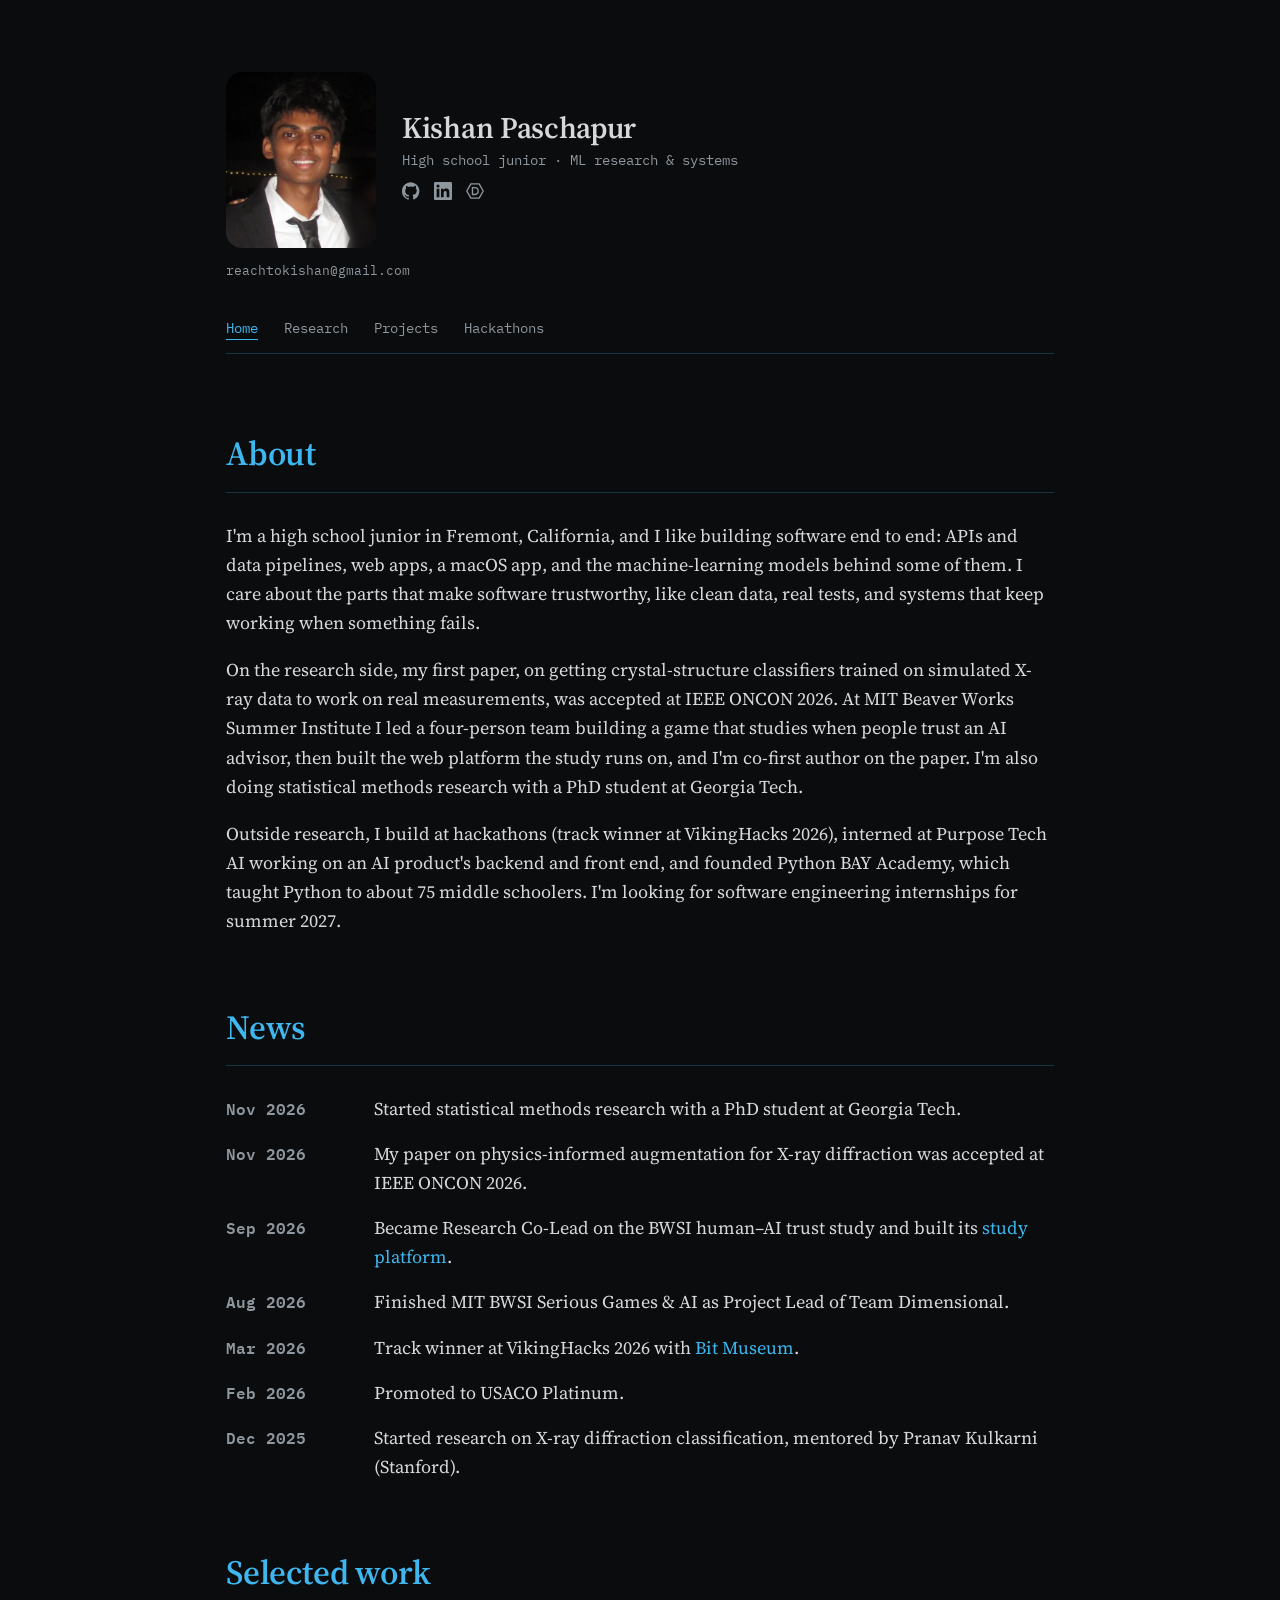
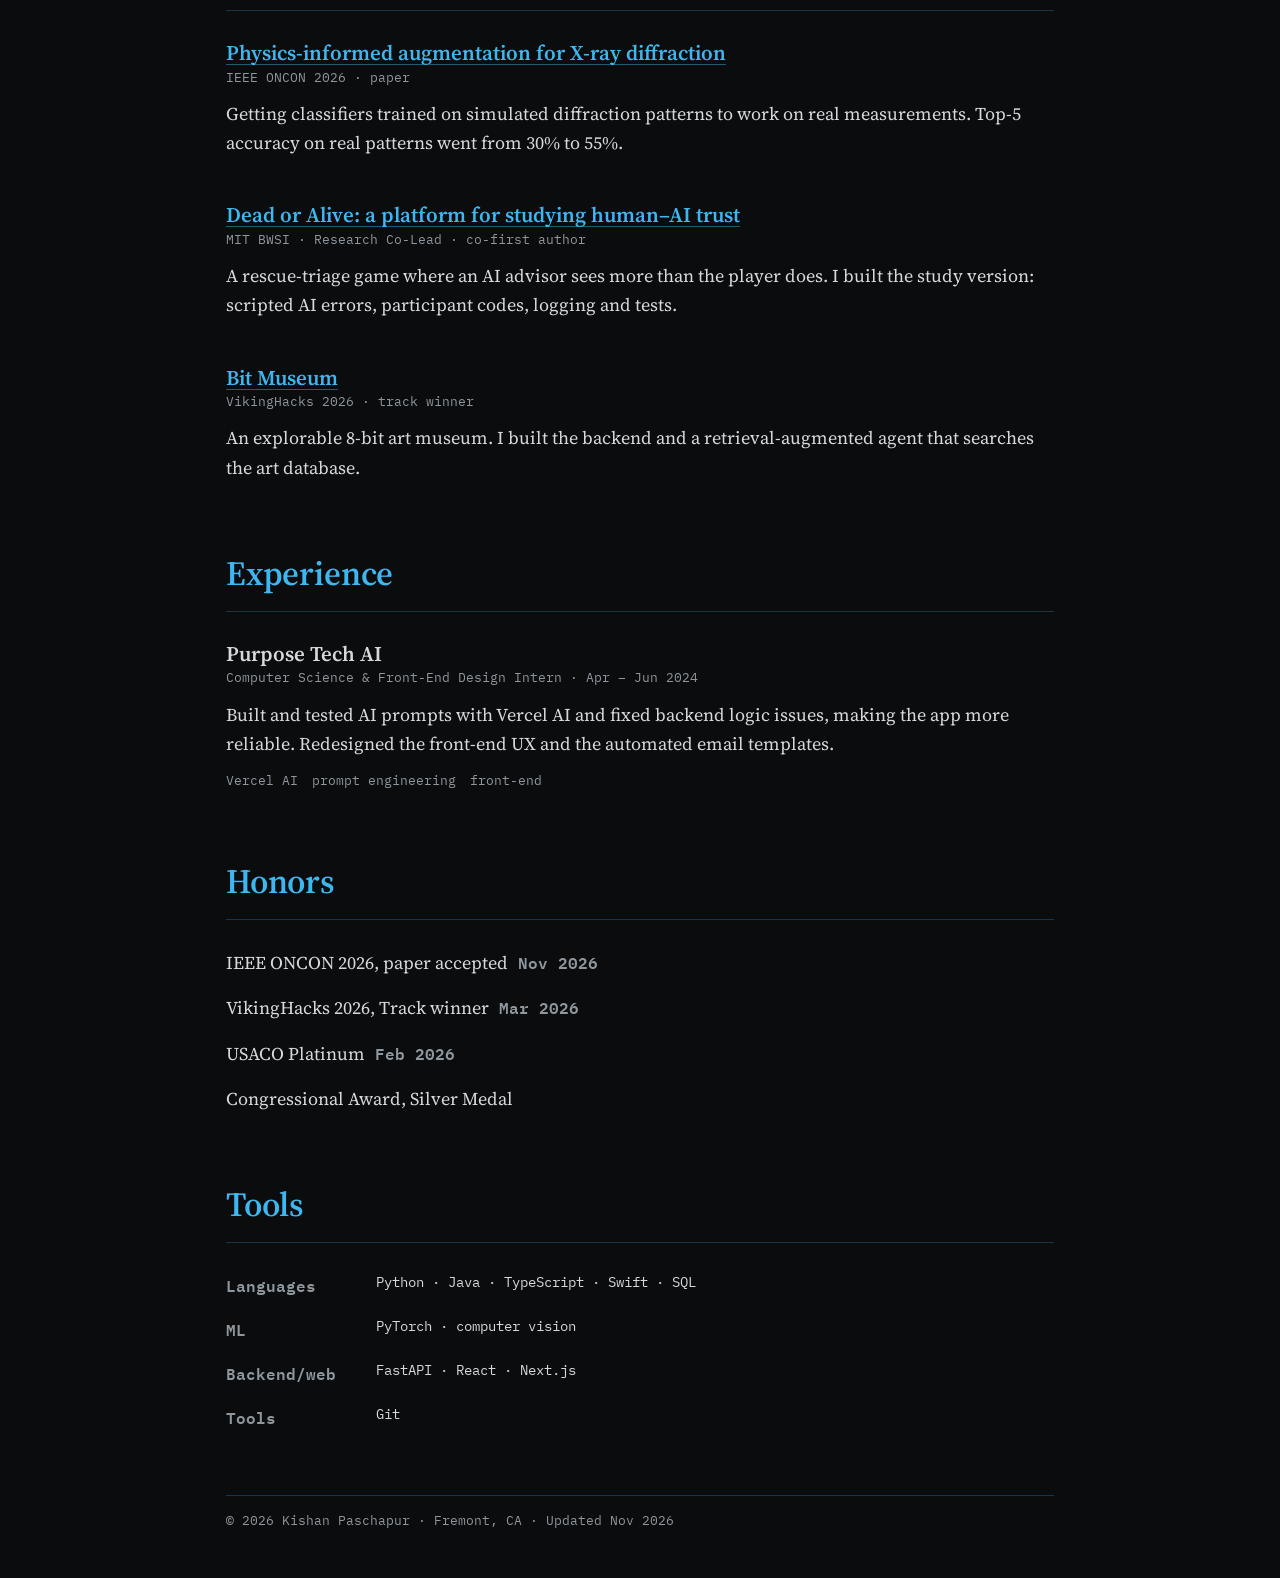
<file: index.html>
<!doctype html>
<html lang="en">
<head>
  <meta charset="utf-8">
  <meta name="viewport" content="width=device-width, initial-scale=1">
  <title>Kishan Paschapur</title>
  <meta name="description" content="High school junior building software and machine-learning systems. IEEE ONCON 2026 author, human–AI trust research at MIT BWSI, hackathon track winner.">
  <meta name="author" content="Kishan Paschapur">
  <link rel="canonical" href="https://kishan-no1.github.io/">
  <meta property="og:type" content="website">
  <meta property="og:title" content="Kishan Paschapur">
  <meta property="og:description" content="High school junior building software and machine-learning systems. IEEE ONCON 2026 author, human–AI trust research at MIT BWSI, hackathon track winner.">
  <meta property="og:url" content="https://kishan-no1.github.io/">
  <meta property="og:image" content="https://kishan-no1.github.io/assets/img/kishan.jpg">
  <meta name="twitter:card" content="summary">
  <link rel="icon" href="/assets/favicon.svg?v=2" type="image/svg+xml">
  <link rel="preconnect" href="https://fonts.googleapis.com">
  <link rel="preconnect" href="https://fonts.gstatic.com" crossorigin>
  <link rel="stylesheet" href="https://fonts.googleapis.com/css2?family=IBM+Plex+Mono:wght@400;500&family=Source+Serif+4:ital,opsz,wght@0,8..60,400;0,8..60,600;1,8..60,400&display=swap">
  <link rel="stylesheet" href="/assets/style.css?v=11">
</head>
<body>
  <div class="wrap">
    <header class="site-header">
      <div class="avatar"><img src="/assets/img/kishan.jpg?v=5" width="420" height="492" alt="Kishan Paschapur"></div>
      <div>
        <p class="site-name"><a href="/">Kishan Paschapur</a></p>
        <p class="tagline">High school junior · ML research &amp; systems</p>
        <ul class="social">
          <li><a href="https://github.com/Kishan-No1" aria-label="GitHub"><svg viewBox="0 0 24 24" aria-hidden="true" fill="currentColor"><path d="M12 .3a12 12 0 0 0-3.8 23.4c.6.1.8-.3.8-.6v-2c-3.3.7-4-1.6-4-1.6-.6-1.4-1.4-1.8-1.4-1.8-1-.7.1-.7.1-.7 1.2.1 1.8 1.2 1.8 1.2 1 1.8 2.8 1.3 3.5 1 .1-.8.4-1.3.8-1.6-2.7-.3-5.5-1.3-5.5-5.9 0-1.3.5-2.4 1.2-3.2-.1-.3-.5-1.5.1-3.2 0 0 1-.3 3.3 1.2a11.5 11.5 0 0 1 6 0C17.3 4.7 18.3 5 18.3 5c.6 1.7.2 2.9.1 3.2.8.8 1.2 1.9 1.2 3.2 0 4.6-2.8 5.6-5.5 5.9.4.4.8 1.1.8 2.2v3.3c0 .3.2.7.8.6A12 12 0 0 0 12 .3"/></svg></a></li>
          <li><a href="https://www.linkedin.com/in/kishan-paschapur-aa259b3a6/" aria-label="LinkedIn"><svg viewBox="0 0 24 24" aria-hidden="true" fill="currentColor"><path d="M20.45 20.45h-3.56v-5.57c0-1.33-.02-3.04-1.85-3.04-1.85 0-2.14 1.45-2.14 2.94v5.67H9.35V9h3.41v1.56h.05c.48-.9 1.64-1.85 3.37-1.85 3.6 0 4.27 2.37 4.27 5.46v6.28zM5.34 7.43a2.06 2.06 0 1 1 0-4.13 2.06 2.06 0 0 1 0 4.13zM7.12 20.45H3.56V9h3.56v11.45zM22.22 0H1.77C.79 0 0 .77 0 1.73v20.54C0 23.23.79 24 1.77 24h20.45c.98 0 1.78-.77 1.78-1.73V1.73C24 .77 23.2 0 22.22 0z"/></svg></a></li>
          <li><a href="https://devpost.com/reachtokishan" aria-label="Devpost"><svg viewBox="0 0 24 24" aria-hidden="true" fill="none" stroke="currentColor" stroke-width="1.8" stroke-linejoin="round"><path d="M6.5 2.5h11L23 12l-5.5 9.5h-11L1 12z"/><path d="M8.6 7.4h3a4.6 4.6 0 0 1 0 9.2h-3z"/></svg></a></li>
        </ul>
      </div>
      <p class="email"><a href="mailto:reachtokishan@gmail.com">reachtokishan@gmail.com</a></p>
    </header>

    <nav class="site-nav" aria-label="Main">
      <a href="/" aria-current="page">Home</a>
      <a href="/research/">Research</a>
      <a href="/projects/">Projects</a>
      <a href="/hackathons/">Hackathons</a>
    </nav>

    <main>
<section aria-labelledby="about">
        <h2 id="about">About</h2>
        <p>I'm a high school junior in Fremont, California, and I like building software end to end: APIs and data pipelines, web apps, a macOS app, and the machine-learning models behind some of them. I care about the parts that make software trustworthy, like clean data, real tests, and systems that keep working when something fails.</p>
        <p>On the research side, my first paper, on getting crystal-structure classifiers trained on simulated X-ray data to work on real measurements, was accepted at IEEE ONCON 2026. At MIT Beaver Works Summer Institute I led a four-person team building a game that studies when people trust an AI advisor, then built the web platform the study runs on, and I'm co-first author on the paper. I'm also doing statistical methods research with a PhD student at Georgia Tech.</p>
        <p>Outside research, I build at hackathons (track winner at VikingHacks 2026), interned at Purpose Tech AI working on an AI product's backend and front end, and founded Python BAY Academy, which taught Python to about 75 middle schoolers. I'm looking for software engineering internships for summer 2027.</p>
      </section>

      <section aria-labelledby="news">
        <h2 id="news">News</h2>
        <ul class="plain news">
          <li><span class="date">Nov 2026</span><span>Started statistical methods research with a PhD student at Georgia Tech.</span></li>
          <li><span class="date">Nov 2026</span><span>My paper on physics-informed augmentation for X-ray diffraction was accepted at IEEE ONCON 2026.</span></li>
          <li><span class="date">Sep 2026</span><span>Became Research Co-Lead on the BWSI human–AI trust study and built its <a href="/writing/dead-or-alive/">study platform</a>.</span></li>
          <li><span class="date">Aug 2026</span><span>Finished MIT BWSI Serious Games &amp; AI as Project Lead of Team Dimensional.</span></li>
          <li><span class="date">Mar 2026</span><span>Track winner at VikingHacks 2026 with <a href="/hackathons/#bit-museum">Bit Museum</a>.</span></li>
          <li><span class="date">Feb 2026</span><span>Promoted to USACO Platinum.</span></li>
          <li><span class="date">Dec 2025</span><span>Started research on X-ray diffraction classification, mentored by Pranav Kulkarni (Stanford).</span></li>
        </ul>
      </section>

      <section aria-labelledby="selected">
        <h2 id="selected">Selected work</h2>
        <div class="entry">
          <h3><a href="/research/#pxrd">Physics-informed augmentation for X-ray diffraction</a></h3>
          <p class="meta">IEEE ONCON 2026 · paper</p>
          <p>Getting classifiers trained on simulated diffraction patterns to work on real measurements. Top-5 accuracy on real patterns went from 30% to 55%.</p>
        </div>
        <div class="entry">
          <h3><a href="/writing/dead-or-alive/">Dead or Alive: a platform for studying human–AI trust</a></h3>
          <p class="meta">MIT BWSI · Research Co-Lead · co-first author</p>
          <p>A rescue-triage game where an AI advisor sees more than the player does. I built the study version: scripted AI errors, participant codes, logging and tests.</p>
        </div>
        <div class="entry">
          <h3><a href="/hackathons/#bit-museum">Bit Museum</a></h3>
          <p class="meta">VikingHacks 2026 · track winner</p>
          <p>An explorable 8-bit art museum. I built the backend and a retrieval-augmented agent that searches the art database.</p>
        </div>
      </section>

      <section aria-labelledby="experience">
        <h2 id="experience">Experience</h2>
        <div class="entry">
          <h3>Purpose Tech AI</h3>
          <p class="meta">Computer Science &amp; Front-End Design Intern · Apr – Jun 2024</p>
          <p>Built and tested AI prompts with Vercel AI and fixed backend logic issues, making the app more reliable. Redesigned the front-end UX and the automated email templates.</p>
          <ul class="tags"><li>Vercel AI</li><li>prompt engineering</li><li>front-end</li></ul>
        </div>
      </section>

      <section aria-labelledby="honors">
        <h2 id="honors">Honors</h2>
        <ul class="plain honors">
          <li>IEEE ONCON 2026, paper accepted <span class="date">Nov 2026</span></li>
          <li>VikingHacks 2026, Track winner <span class="date">Mar 2026</span></li>
          <li>USACO Platinum <span class="date">Feb 2026</span></li>
          <li>Congressional Award, Silver Medal</li>
        </ul>
      </section>

      <section aria-labelledby="tools">
        <h2 id="tools">Tools</h2>
        <ul class="plain tools">
          <li><span class="date">Languages</span><span>Python · Java · TypeScript · Swift · SQL</span></li>
          <li><span class="date">ML</span><span>PyTorch · computer vision</span></li>
          <li><span class="date">Backend/web</span><span>FastAPI · React · Next.js</span></li>
          <li><span class="date">Tools</span><span>Git</span></li>
        </ul>
      </section>
    </main>

    <footer class="site-footer">
      © 2026 Kishan Paschapur · Fremont, CA · Updated Nov 2026
    </footer>
  </div>
</body>
</html>
</file>
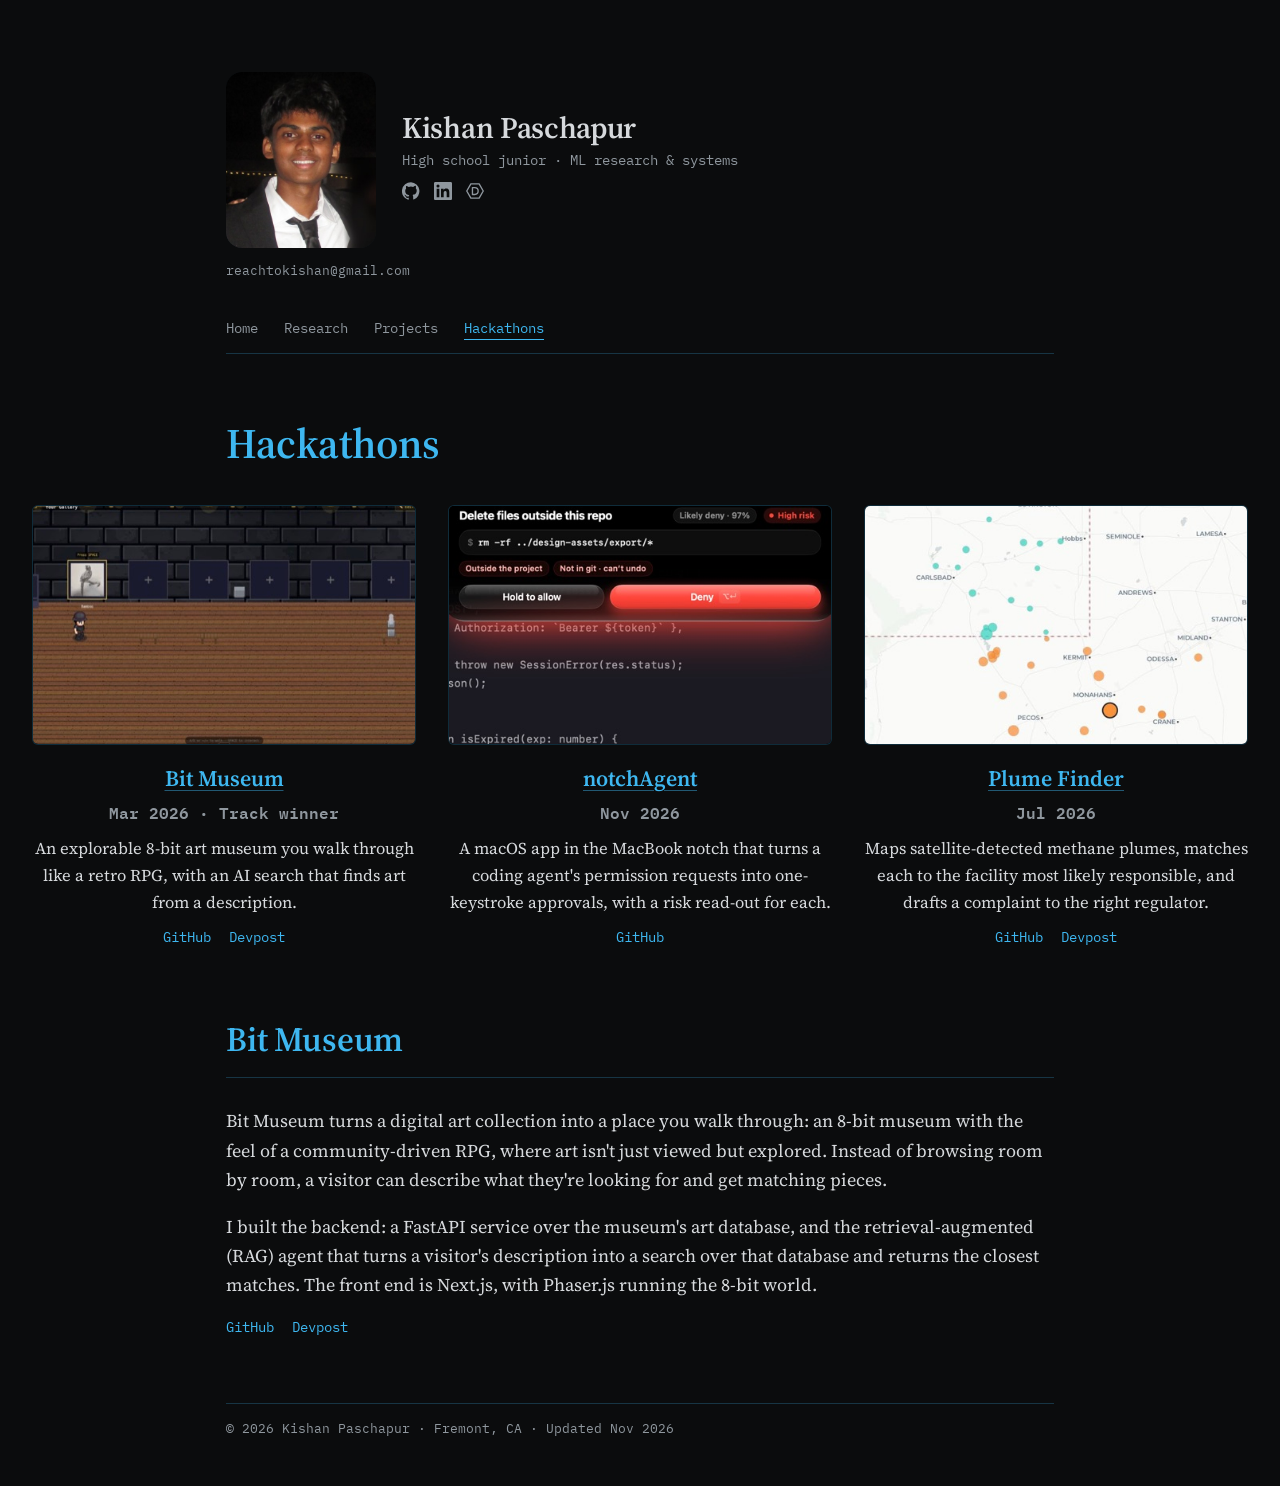
<file: hackathons/index.html>
<!doctype html>
<html lang="en">
<head>
  <meta charset="utf-8">
  <meta name="viewport" content="width=device-width, initial-scale=1">
  <title>Hackathons · Kishan Paschapur</title>
  <meta name="description" content="Hackathon projects by Kishan Paschapur, including a track win at VikingHacks 2026.">
  <meta name="author" content="Kishan Paschapur">
  <link rel="canonical" href="https://kishan-no1.github.io/hackathons/">
  <meta property="og:type" content="website">
  <meta property="og:title" content="Hackathons · Kishan Paschapur">
  <meta property="og:description" content="Hackathon projects by Kishan Paschapur, including a track win at VikingHacks 2026.">
  <meta property="og:url" content="https://kishan-no1.github.io/hackathons/">
  <meta property="og:image" content="https://kishan-no1.github.io/assets/img/kishan.jpg">
  <meta name="twitter:card" content="summary">
  <link rel="icon" href="/assets/favicon.svg?v=2" type="image/svg+xml">
  <link rel="preconnect" href="https://fonts.googleapis.com">
  <link rel="preconnect" href="https://fonts.gstatic.com" crossorigin>
  <link rel="stylesheet" href="https://fonts.googleapis.com/css2?family=IBM+Plex+Mono:wght@400;500&family=Source+Serif+4:ital,opsz,wght@0,8..60,400;0,8..60,600;1,8..60,400&display=swap">
  <link rel="stylesheet" href="/assets/style.css?v=11">
</head>
<body>
  <div class="wrap">
    <header class="site-header">
      <div class="avatar"><img src="/assets/img/kishan.jpg?v=5" width="420" height="492" alt="Kishan Paschapur"></div>
      <div>
        <p class="site-name"><a href="/">Kishan Paschapur</a></p>
        <p class="tagline">High school junior · ML research &amp; systems</p>
        <ul class="social">
          <li><a href="https://github.com/Kishan-No1" aria-label="GitHub"><svg viewBox="0 0 24 24" aria-hidden="true" fill="currentColor"><path d="M12 .3a12 12 0 0 0-3.8 23.4c.6.1.8-.3.8-.6v-2c-3.3.7-4-1.6-4-1.6-.6-1.4-1.4-1.8-1.4-1.8-1-.7.1-.7.1-.7 1.2.1 1.8 1.2 1.8 1.2 1 1.8 2.8 1.3 3.5 1 .1-.8.4-1.3.8-1.6-2.7-.3-5.5-1.3-5.5-5.9 0-1.3.5-2.4 1.2-3.2-.1-.3-.5-1.5.1-3.2 0 0 1-.3 3.3 1.2a11.5 11.5 0 0 1 6 0C17.3 4.7 18.3 5 18.3 5c.6 1.7.2 2.9.1 3.2.8.8 1.2 1.9 1.2 3.2 0 4.6-2.8 5.6-5.5 5.9.4.4.8 1.1.8 2.2v3.3c0 .3.2.7.8.6A12 12 0 0 0 12 .3"/></svg></a></li>
          <li><a href="https://www.linkedin.com/in/kishan-paschapur-aa259b3a6/" aria-label="LinkedIn"><svg viewBox="0 0 24 24" aria-hidden="true" fill="currentColor"><path d="M20.45 20.45h-3.56v-5.57c0-1.33-.02-3.04-1.85-3.04-1.85 0-2.14 1.45-2.14 2.94v5.67H9.35V9h3.41v1.56h.05c.48-.9 1.64-1.85 3.37-1.85 3.6 0 4.27 2.37 4.27 5.46v6.28zM5.34 7.43a2.06 2.06 0 1 1 0-4.13 2.06 2.06 0 0 1 0 4.13zM7.12 20.45H3.56V9h3.56v11.45zM22.22 0H1.77C.79 0 0 .77 0 1.73v20.54C0 23.23.79 24 1.77 24h20.45c.98 0 1.78-.77 1.78-1.73V1.73C24 .77 23.2 0 22.22 0z"/></svg></a></li>
          <li><a href="https://devpost.com/reachtokishan" aria-label="Devpost"><svg viewBox="0 0 24 24" aria-hidden="true" fill="none" stroke="currentColor" stroke-width="1.8" stroke-linejoin="round"><path d="M6.5 2.5h11L23 12l-5.5 9.5h-11L1 12z"/><path d="M8.6 7.4h3a4.6 4.6 0 0 1 0 9.2h-3z"/></svg></a></li>
        </ul>
      </div>
      <p class="email"><a href="mailto:reachtokishan@gmail.com">reachtokishan@gmail.com</a></p>
    </header>

    <nav class="site-nav" aria-label="Main">
      <a href="/">Home</a>
      <a href="/research/">Research</a>
      <a href="/projects/">Projects</a>
      <a href="/hackathons/" aria-current="page">Hackathons</a>
    </nav>

    <main>
<h1 class="page-title">Hackathons</h1>

      <section class="hack-grid">
        <article class="hack-card" id="h-bit-museum">
          <a class="hack-shot" href="/projects/#bit-museum"><img src="/assets/img/hack/bit-museum.jpg" width="480" height="300" alt="Screenshot of Bit Museum" loading="lazy"></a>
          <h3><a href="/projects/#bit-museum">Bit Museum</a></h3>
          <p class="hack-date">Mar 2026 · Track winner</p>
          <p class="hack-summary">An explorable 8-bit art museum you walk through like a retro RPG, with an AI search that finds art from a description.</p>
          <ul class="links"><li><a href="https://github.com/Kishan-No1/Digital-Art-Museum">GitHub</a></li><li><a href="https://devpost.com/software/bit-museum">Devpost</a></li></ul>
        </article>
        <article class="hack-card" id="h-notchagent">
          <a class="hack-shot" href="/projects/#notchagent"><img src="/assets/img/hack/notchagent.jpg" width="480" height="300" alt="Screenshot of notchAgent" loading="lazy"></a>
          <h3><a href="/projects/#notchagent">notchAgent</a></h3>
          <p class="hack-date">Nov 2026</p>
          <p class="hack-summary">A macOS app in the MacBook notch that turns a coding agent's permission requests into one-keystroke approvals, with a risk read-out for each.</p>
          <ul class="links"><li><a href="https://github.com/Kishan-No1/BV-Hacks">GitHub</a></li></ul>
        </article>
        <article class="hack-card" id="h-plume-finder">
          <a class="hack-shot" href="/projects/#plume-finder"><img src="/assets/img/hack/plume-finder.jpg" width="480" height="300" alt="Screenshot of Plume Finder" loading="lazy"></a>
          <h3><a href="/projects/#plume-finder">Plume Finder</a></h3>
          <p class="hack-date">Jul 2026</p>
          <p class="hack-summary">Maps satellite-detected methane plumes, matches each to the facility most likely responsible, and drafts a complaint to the right regulator.</p>
          <ul class="links"><li><a href="https://github.com/Kishan-No1/Plume-Finder">GitHub</a></li><li><a href="https://devpost.com/software/plume-finder">Devpost</a></li></ul>
        </article>
      </section>

      <section aria-labelledby="bit-museum">
        <h2 id="bit-museum">Bit Museum</h2>
        <p>Bit Museum turns a digital art collection into a place you walk through: an 8-bit museum with the feel of a community-driven RPG, where art isn't just viewed but explored. Instead of browsing room by room, a visitor can describe what they're looking for and get matching pieces.</p>
        <p>I built the backend: a FastAPI service over the museum's art database, and the retrieval-augmented (RAG) agent that turns a visitor's description into a search over that database and returns the closest matches. The front end is Next.js, with Phaser.js running the 8-bit world.</p>
        <ul class="links">
          <li><a href="https://github.com/Kishan-No1/Digital-Art-Museum">GitHub</a></li>
          <li><a href="https://devpost.com/software/bit-museum">Devpost</a></li>
        </ul>
      </section>
    </main>

    <footer class="site-footer">
      © 2026 Kishan Paschapur · Fremont, CA · Updated Nov 2026
    </footer>
  </div>
</body>
</html>
</file>
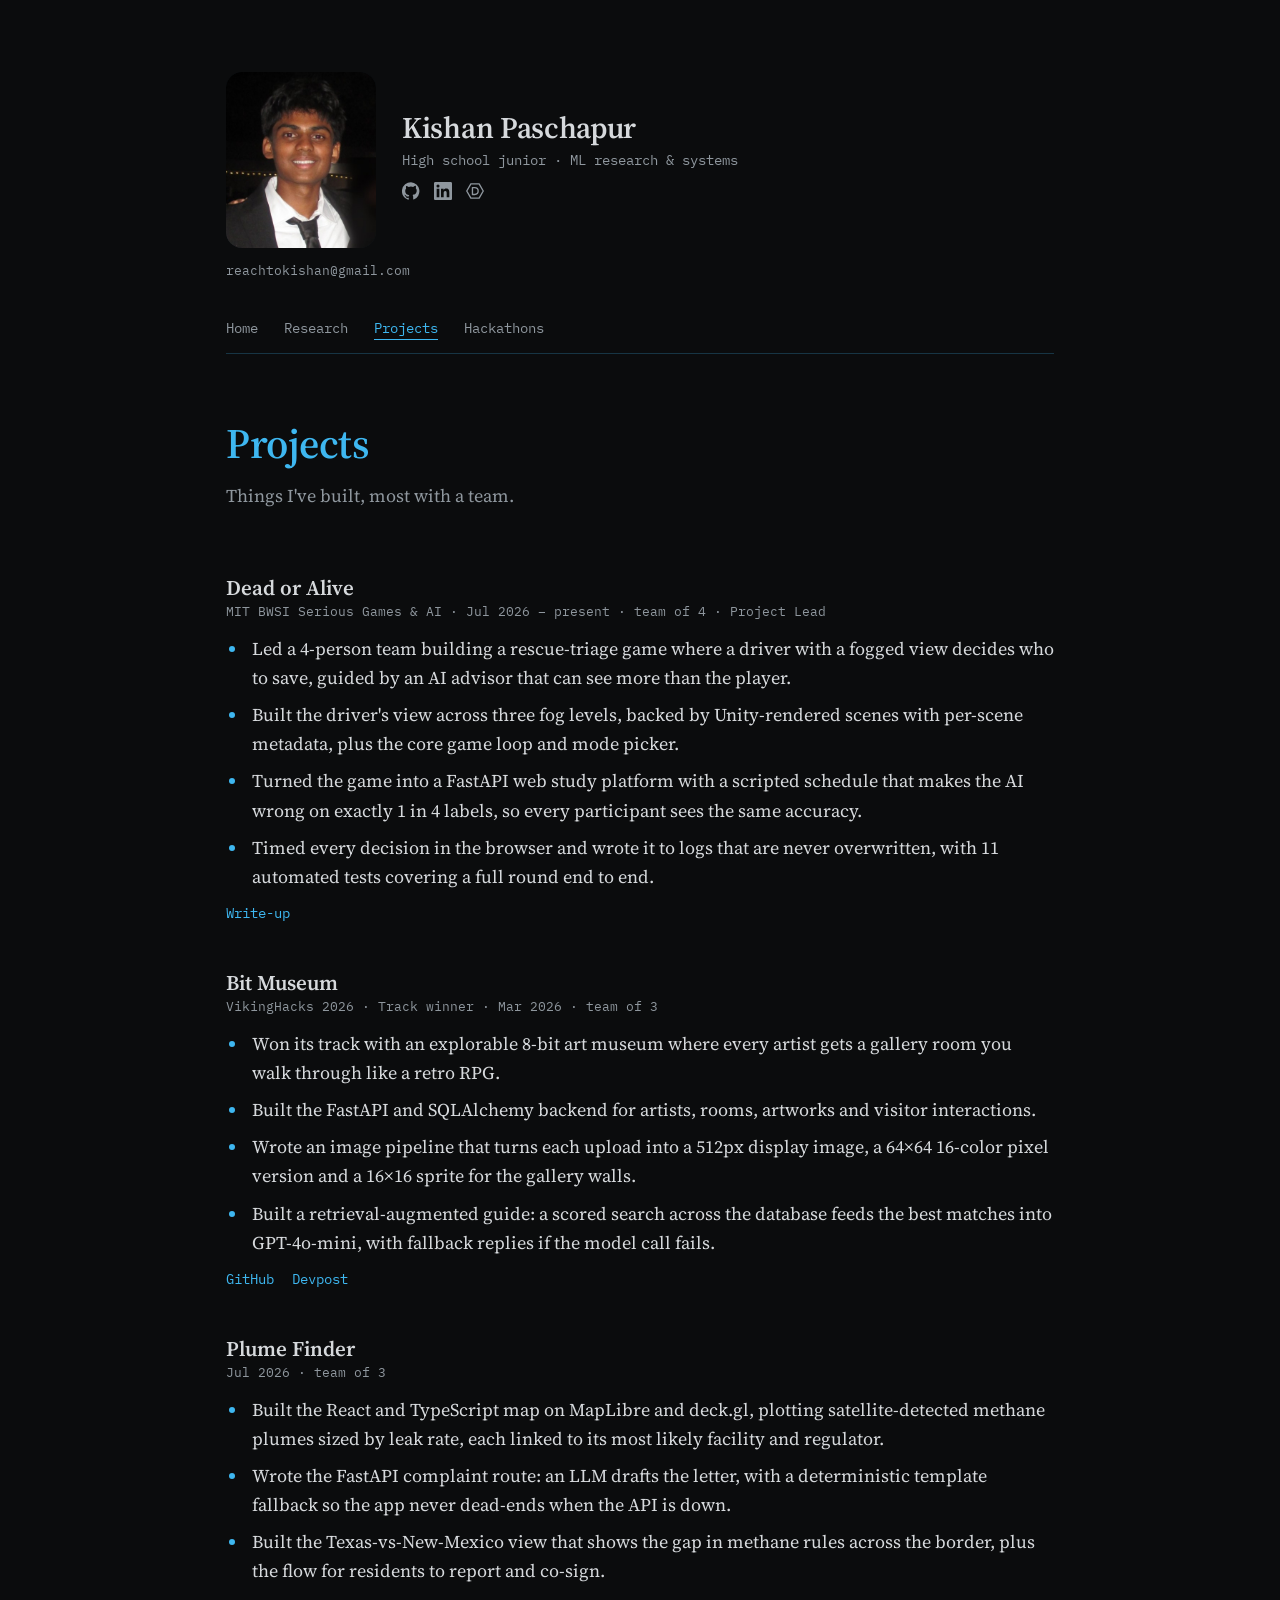
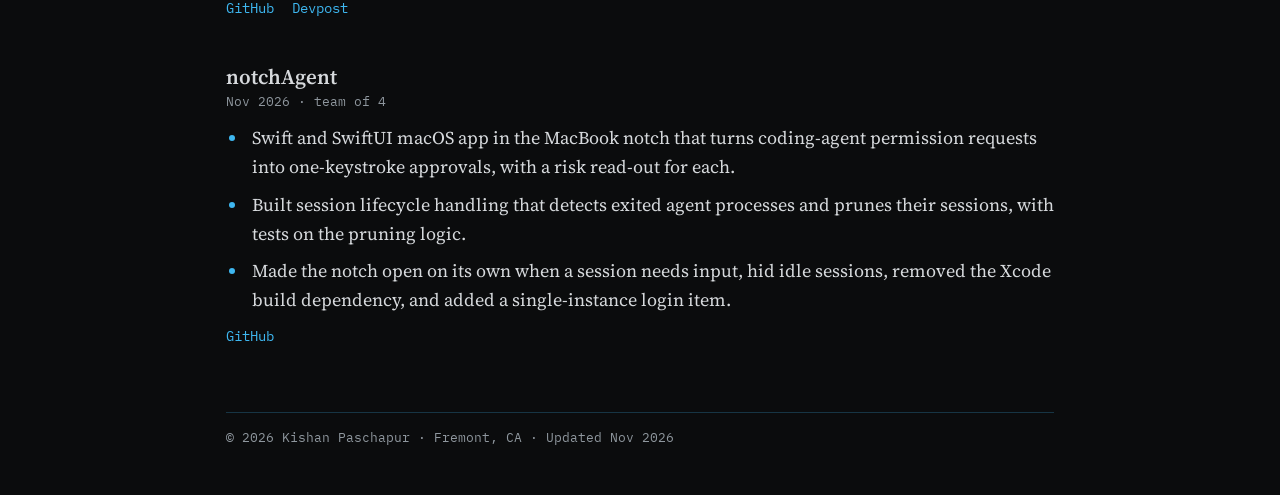
<file: projects/index.html>
<!doctype html>
<html lang="en">
<head>
  <meta charset="utf-8">
  <meta name="viewport" content="width=device-width, initial-scale=1">
  <title>Projects · Kishan Paschapur</title>
  <meta name="description" content="Projects by Kishan Paschapur, with what he built on each.">
  <meta name="author" content="Kishan Paschapur">
  <link rel="canonical" href="https://kishan-no1.github.io/projects/">
  <meta property="og:type" content="website">
  <meta property="og:title" content="Projects · Kishan Paschapur">
  <meta property="og:description" content="Projects by Kishan Paschapur, with what he built on each.">
  <meta property="og:url" content="https://kishan-no1.github.io/projects/">
  <meta property="og:image" content="https://kishan-no1.github.io/assets/img/kishan.jpg">
  <meta name="twitter:card" content="summary">
  <link rel="icon" href="/assets/favicon.svg?v=2" type="image/svg+xml">
  <link rel="preconnect" href="https://fonts.googleapis.com">
  <link rel="preconnect" href="https://fonts.gstatic.com" crossorigin>
  <link rel="stylesheet" href="https://fonts.googleapis.com/css2?family=IBM+Plex+Mono:wght@400;500&family=Source+Serif+4:ital,opsz,wght@0,8..60,400;0,8..60,600;1,8..60,400&display=swap">
  <link rel="stylesheet" href="/assets/style.css?v=11">
</head>
<body>
  <div class="wrap">
    <header class="site-header">
      <div class="avatar"><img src="/assets/img/kishan.jpg?v=5" width="420" height="492" alt="Kishan Paschapur"></div>
      <div>
        <p class="site-name"><a href="/">Kishan Paschapur</a></p>
        <p class="tagline">High school junior · ML research &amp; systems</p>
        <ul class="social">
          <li><a href="https://github.com/Kishan-No1" aria-label="GitHub"><svg viewBox="0 0 24 24" aria-hidden="true" fill="currentColor"><path d="M12 .3a12 12 0 0 0-3.8 23.4c.6.1.8-.3.8-.6v-2c-3.3.7-4-1.6-4-1.6-.6-1.4-1.4-1.8-1.4-1.8-1-.7.1-.7.1-.7 1.2.1 1.8 1.2 1.8 1.2 1 1.8 2.8 1.3 3.5 1 .1-.8.4-1.3.8-1.6-2.7-.3-5.5-1.3-5.5-5.9 0-1.3.5-2.4 1.2-3.2-.1-.3-.5-1.5.1-3.2 0 0 1-.3 3.3 1.2a11.5 11.5 0 0 1 6 0C17.3 4.7 18.3 5 18.3 5c.6 1.7.2 2.9.1 3.2.8.8 1.2 1.9 1.2 3.2 0 4.6-2.8 5.6-5.5 5.9.4.4.8 1.1.8 2.2v3.3c0 .3.2.7.8.6A12 12 0 0 0 12 .3"/></svg></a></li>
          <li><a href="https://www.linkedin.com/in/kishan-paschapur-aa259b3a6/" aria-label="LinkedIn"><svg viewBox="0 0 24 24" aria-hidden="true" fill="currentColor"><path d="M20.45 20.45h-3.56v-5.57c0-1.33-.02-3.04-1.85-3.04-1.85 0-2.14 1.45-2.14 2.94v5.67H9.35V9h3.41v1.56h.05c.48-.9 1.64-1.85 3.37-1.85 3.6 0 4.27 2.37 4.27 5.46v6.28zM5.34 7.43a2.06 2.06 0 1 1 0-4.13 2.06 2.06 0 0 1 0 4.13zM7.12 20.45H3.56V9h3.56v11.45zM22.22 0H1.77C.79 0 0 .77 0 1.73v20.54C0 23.23.79 24 1.77 24h20.45c.98 0 1.78-.77 1.78-1.73V1.73C24 .77 23.2 0 22.22 0z"/></svg></a></li>
          <li><a href="https://devpost.com/reachtokishan" aria-label="Devpost"><svg viewBox="0 0 24 24" aria-hidden="true" fill="none" stroke="currentColor" stroke-width="1.8" stroke-linejoin="round"><path d="M6.5 2.5h11L23 12l-5.5 9.5h-11L1 12z"/><path d="M8.6 7.4h3a4.6 4.6 0 0 1 0 9.2h-3z"/></svg></a></li>
        </ul>
      </div>
      <p class="email"><a href="mailto:reachtokishan@gmail.com">reachtokishan@gmail.com</a></p>
    </header>

    <nav class="site-nav" aria-label="Main">
      <a href="/">Home</a>
      <a href="/research/">Research</a>
      <a href="/projects/" aria-current="page">Projects</a>
      <a href="/hackathons/">Hackathons</a>
    </nav>

    <main>
<h1 class="page-title">Projects</h1>
      <p class="page-intro">Things I've built, most with a team.</p>
      <section>
        <div class="entry" id="dead-or-alive">
          <h3>Dead or Alive</h3>
          <p class="meta">MIT BWSI Serious Games &amp; AI · Jul 2026 – present · team of 4 · Project Lead</p>
          <ul class="bullets"><li>Led a 4-person team building a rescue-triage game where a driver with a fogged view decides who to save, guided by an AI advisor that can see more than the player.</li><li>Built the driver's view across three fog levels, backed by Unity-rendered scenes with per-scene metadata, plus the core game loop and mode picker.</li><li>Turned the game into a FastAPI web study platform with a scripted schedule that makes the AI wrong on exactly 1 in 4 labels, so every participant sees the same accuracy.</li><li>Timed every decision in the browser and wrote it to logs that are never overwritten, with 11 automated tests covering a full round end to end.</li></ul>
          <ul class="links"><li><a href="/writing/dead-or-alive/">Write-up</a></li></ul>
        </div>
        <div class="entry" id="bit-museum">
          <h3>Bit Museum</h3>
          <p class="meta">VikingHacks 2026 · Track winner · Mar 2026 · team of 3</p>
          <ul class="bullets"><li>Won its track with an explorable 8-bit art museum where every artist gets a gallery room you walk through like a retro RPG.</li><li>Built the FastAPI and SQLAlchemy backend for artists, rooms, artworks and visitor interactions.</li><li>Wrote an image pipeline that turns each upload into a 512px display image, a 64×64 16-color pixel version and a 16×16 sprite for the gallery walls.</li><li>Built a retrieval-augmented guide: a scored search across the database feeds the best matches into GPT-4o-mini, with fallback replies if the model call fails.</li></ul>
          <ul class="links"><li><a href="https://github.com/Kishan-No1/Digital-Art-Museum">GitHub</a></li><li><a href="https://devpost.com/software/bit-museum">Devpost</a></li></ul>
        </div>
        <div class="entry" id="plume-finder">
          <h3>Plume Finder</h3>
          <p class="meta">Jul 2026 · team of 3</p>
          <ul class="bullets"><li>Built the React and TypeScript map on MapLibre and deck.gl, plotting satellite-detected methane plumes sized by leak rate, each linked to its most likely facility and regulator.</li><li>Wrote the FastAPI complaint route: an LLM drafts the letter, with a deterministic template fallback so the app never dead-ends when the API is down.</li><li>Built the Texas-vs-New-Mexico view that shows the gap in methane rules across the border, plus the flow for residents to report and co-sign.</li></ul>
          <ul class="links"><li><a href="https://github.com/Kishan-No1/Plume-Finder">GitHub</a></li><li><a href="https://devpost.com/software/plume-finder">Devpost</a></li></ul>
        </div>
        <div class="entry" id="notchagent">
          <h3>notchAgent</h3>
          <p class="meta">Nov 2026 · team of 4</p>
          <ul class="bullets"><li>Swift and SwiftUI macOS app in the MacBook notch that turns coding-agent permission requests into one-keystroke approvals, with a risk read-out for each.</li><li>Built session lifecycle handling that detects exited agent processes and prunes their sessions, with tests on the pruning logic.</li><li>Made the notch open on its own when a session needs input, hid idle sessions, removed the Xcode build dependency, and added a single-instance login item.</li></ul>
          <ul class="links"><li><a href="https://github.com/Kishan-No1/BV-Hacks">GitHub</a></li></ul>
        </div>
      </section>
    </main>

    <footer class="site-footer">
      © 2026 Kishan Paschapur · Fremont, CA · Updated Nov 2026
    </footer>
  </div>
</body>
</html>
</file>
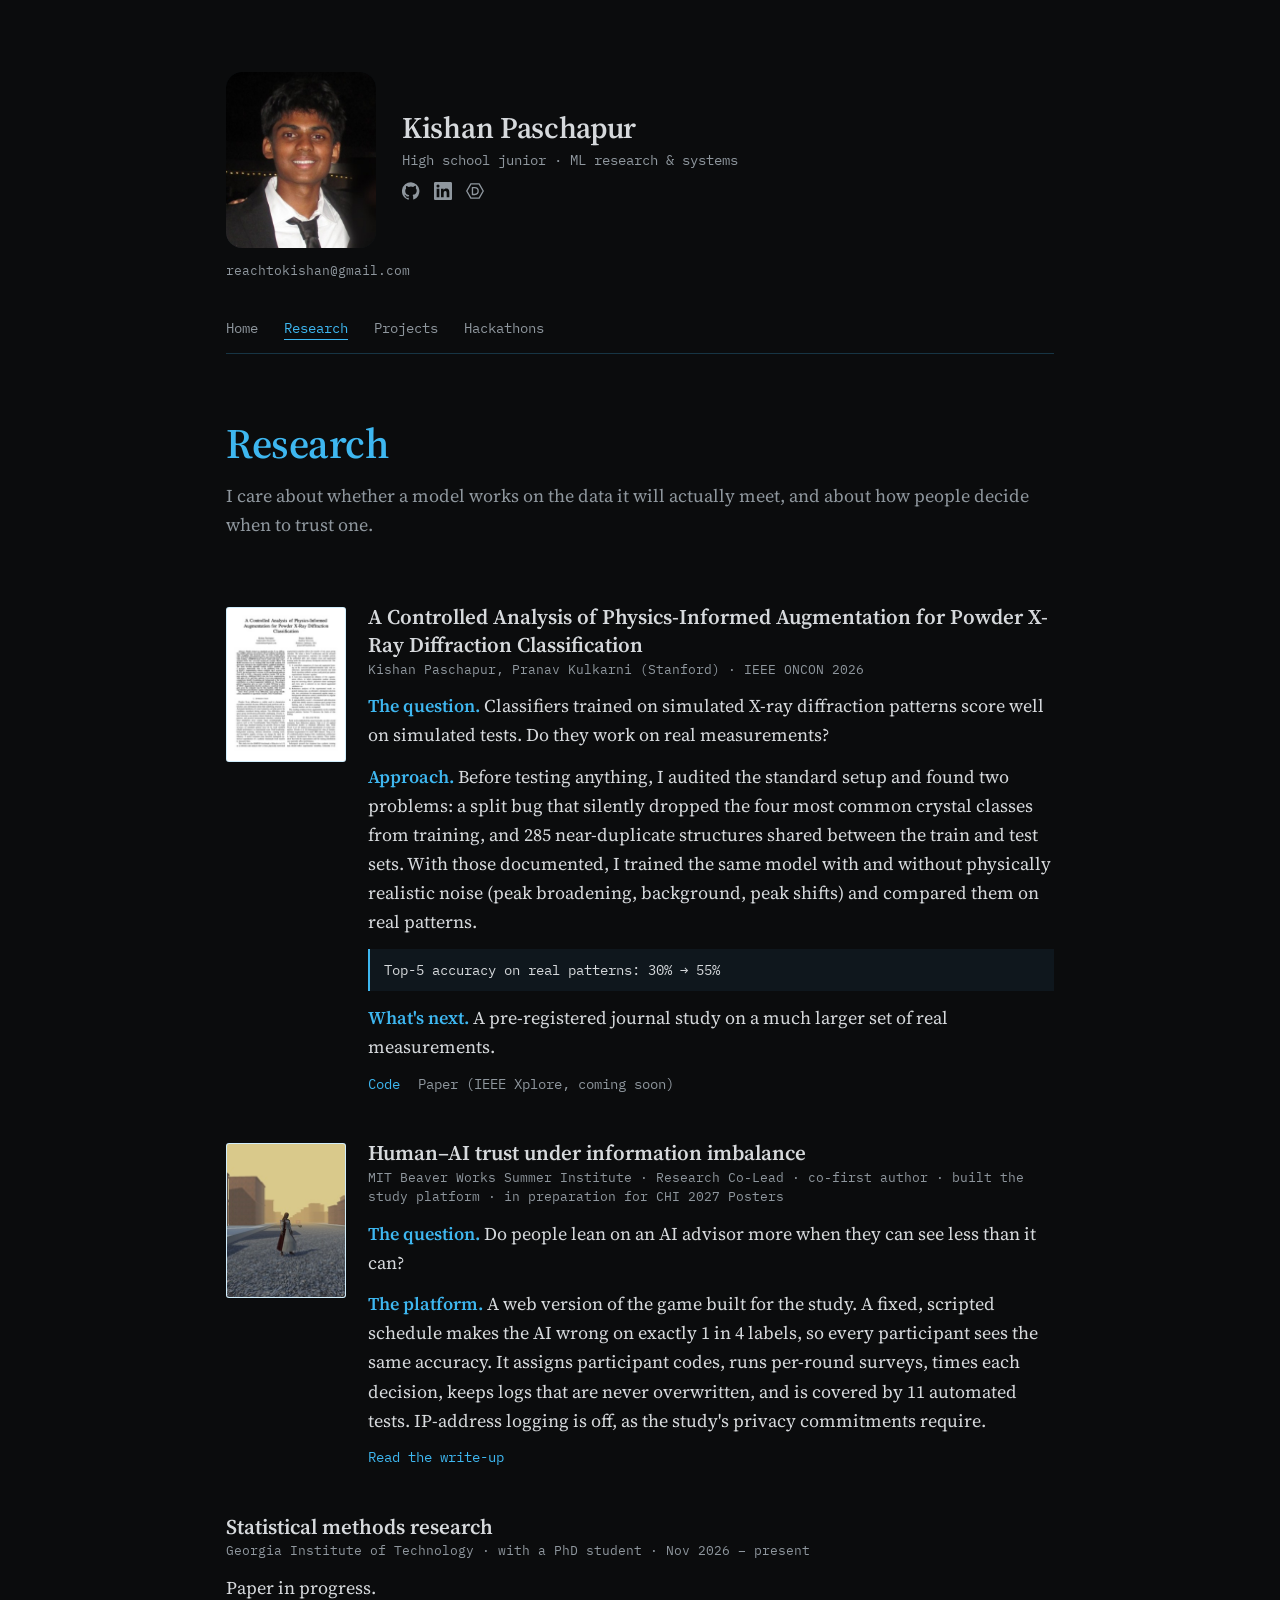
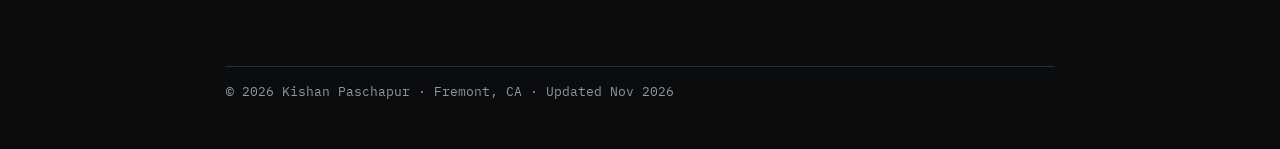
<file: research/index.html>
<!doctype html>
<html lang="en">
<head>
  <meta charset="utf-8">
  <meta name="viewport" content="width=device-width, initial-scale=1">
  <title>Research · Kishan Paschapur</title>
  <meta name="description" content="Research by Kishan Paschapur: physics-informed augmentation for X-ray diffraction (IEEE ONCON 2026) and human–AI trust at MIT BWSI.">
  <meta name="author" content="Kishan Paschapur">
  <link rel="canonical" href="https://kishan-no1.github.io/research/">
  <meta property="og:type" content="website">
  <meta property="og:title" content="Research · Kishan Paschapur">
  <meta property="og:description" content="Research by Kishan Paschapur: physics-informed augmentation for X-ray diffraction (IEEE ONCON 2026) and human–AI trust at MIT BWSI.">
  <meta property="og:url" content="https://kishan-no1.github.io/research/">
  <meta property="og:image" content="https://kishan-no1.github.io/assets/img/kishan.jpg">
  <meta name="twitter:card" content="summary">
  <link rel="icon" href="/assets/favicon.svg?v=2" type="image/svg+xml">
  <link rel="preconnect" href="https://fonts.googleapis.com">
  <link rel="preconnect" href="https://fonts.gstatic.com" crossorigin>
  <link rel="stylesheet" href="https://fonts.googleapis.com/css2?family=IBM+Plex+Mono:wght@400;500&family=Source+Serif+4:ital,opsz,wght@0,8..60,400;0,8..60,600;1,8..60,400&display=swap">
  <link rel="stylesheet" href="/assets/style.css?v=11">
</head>
<body>
  <div class="wrap">
    <header class="site-header">
      <div class="avatar"><img src="/assets/img/kishan.jpg?v=5" width="420" height="492" alt="Kishan Paschapur"></div>
      <div>
        <p class="site-name"><a href="/">Kishan Paschapur</a></p>
        <p class="tagline">High school junior · ML research &amp; systems</p>
        <ul class="social">
          <li><a href="https://github.com/Kishan-No1" aria-label="GitHub"><svg viewBox="0 0 24 24" aria-hidden="true" fill="currentColor"><path d="M12 .3a12 12 0 0 0-3.8 23.4c.6.1.8-.3.8-.6v-2c-3.3.7-4-1.6-4-1.6-.6-1.4-1.4-1.8-1.4-1.8-1-.7.1-.7.1-.7 1.2.1 1.8 1.2 1.8 1.2 1 1.8 2.8 1.3 3.5 1 .1-.8.4-1.3.8-1.6-2.7-.3-5.5-1.3-5.5-5.9 0-1.3.5-2.4 1.2-3.2-.1-.3-.5-1.5.1-3.2 0 0 1-.3 3.3 1.2a11.5 11.5 0 0 1 6 0C17.3 4.7 18.3 5 18.3 5c.6 1.7.2 2.9.1 3.2.8.8 1.2 1.9 1.2 3.2 0 4.6-2.8 5.6-5.5 5.9.4.4.8 1.1.8 2.2v3.3c0 .3.2.7.8.6A12 12 0 0 0 12 .3"/></svg></a></li>
          <li><a href="https://www.linkedin.com/in/kishan-paschapur-aa259b3a6/" aria-label="LinkedIn"><svg viewBox="0 0 24 24" aria-hidden="true" fill="currentColor"><path d="M20.45 20.45h-3.56v-5.57c0-1.33-.02-3.04-1.85-3.04-1.85 0-2.14 1.45-2.14 2.94v5.67H9.35V9h3.41v1.56h.05c.48-.9 1.64-1.85 3.37-1.85 3.6 0 4.27 2.37 4.27 5.46v6.28zM5.34 7.43a2.06 2.06 0 1 1 0-4.13 2.06 2.06 0 0 1 0 4.13zM7.12 20.45H3.56V9h3.56v11.45zM22.22 0H1.77C.79 0 0 .77 0 1.73v20.54C0 23.23.79 24 1.77 24h20.45c.98 0 1.78-.77 1.78-1.73V1.73C24 .77 23.2 0 22.22 0z"/></svg></a></li>
          <li><a href="https://devpost.com/reachtokishan" aria-label="Devpost"><svg viewBox="0 0 24 24" aria-hidden="true" fill="none" stroke="currentColor" stroke-width="1.8" stroke-linejoin="round"><path d="M6.5 2.5h11L23 12l-5.5 9.5h-11L1 12z"/><path d="M8.6 7.4h3a4.6 4.6 0 0 1 0 9.2h-3z"/></svg></a></li>
        </ul>
      </div>
      <p class="email"><a href="mailto:reachtokishan@gmail.com">reachtokishan@gmail.com</a></p>
    </header>

    <nav class="site-nav" aria-label="Main">
      <a href="/">Home</a>
      <a href="/research/" aria-current="page">Research</a>
      <a href="/projects/">Projects</a>
      <a href="/hackathons/">Hackathons</a>
    </nav>

    <main>
<h1 class="page-title">Research</h1>
      <p class="page-intro">I care about whether a model works on the data it will actually meet, and about how people decide when to trust one.</p>

      <section>
        <div class="entry with-thumb" id="pxrd">
          <a class="thumb" href="https://github.com/Kishan-No1/pxrd-physics-augmentation"><img src="/assets/img/pxrd-paper.jpg" width="240" height="310" alt="First page of the paper: A Controlled Analysis of Physics-Informed Augmentation for Powder X-Ray Diffraction Classification"></a>
          <div>
          <h3>A Controlled Analysis of Physics-Informed Augmentation for Powder X-Ray Diffraction Classification</h3>
          <p class="meta">Kishan Paschapur, Pranav Kulkarni (Stanford) · IEEE ONCON 2026</p>
          <p><span class="label">The question.</span> Classifiers trained on simulated X-ray diffraction patterns score well on simulated tests. Do they work on real measurements?</p>
          <p><span class="label">Approach.</span> Before testing anything, I audited the standard setup and found two problems: a split bug that silently dropped the four most common crystal classes from training, and 285 near-duplicate structures shared between the train and test sets. With those documented, I trained the same model with and without physically realistic noise (peak broadening, background, peak shifts) and compared them on real patterns.</p>
          <p class="callout">Top-5 accuracy on real patterns: 30% → 55%</p>
          <p><span class="label">What's next.</span> A pre-registered journal study on a much larger set of real measurements.</p>
          <ul class="links">
            <li><a href="https://github.com/Kishan-No1/pxrd-physics-augmentation">Code</a></li>
            <li class="soon">Paper (IEEE Xplore, coming soon)</li>
          </ul>
          </div>
        </div>

        <div class="entry with-thumb" id="trust">
          <a class="thumb" href="/writing/dead-or-alive/"><img src="/assets/img/dead-or-alive.jpg" width="240" height="310" alt="In-game view from Dead or Alive: a character on a hazy city street, seen from the driver's seat"></a>
          <div>
          <h3>Human–AI trust under information imbalance</h3>
          <p class="meta">MIT Beaver Works Summer Institute · Research Co-Lead · co-first author · built the study platform · in preparation for CHI 2027 Posters</p>
          <p><span class="label">The question.</span> Do people lean on an AI advisor more when they can see less than it can?</p>
          <p><span class="label">The platform.</span> A web version of the game built for the study. A fixed, scripted schedule makes the AI wrong on exactly 1 in 4 labels, so every participant sees the same accuracy. It assigns participant codes, runs per-round surveys, times each decision, keeps logs that are never overwritten, and is covered by 11 automated tests. IP-address logging is off, as the study's privacy commitments require.</p>
          <ul class="links">
            <li><a href="/writing/dead-or-alive/">Read the write-up</a></li>
          </ul>
          </div>
        </div>

        <div class="entry" id="gatech">
          <h3>Statistical methods research</h3>
          <p class="meta">Georgia Institute of Technology · with a PhD student · Nov 2026 – present</p>
          <p>Paper in progress.</p>
        </div>
      </section>
    </main>

    <footer class="site-footer">
      © 2026 Kishan Paschapur · Fremont, CA · Updated Nov 2026
    </footer>
  </div>
</body>
</html>
</file>
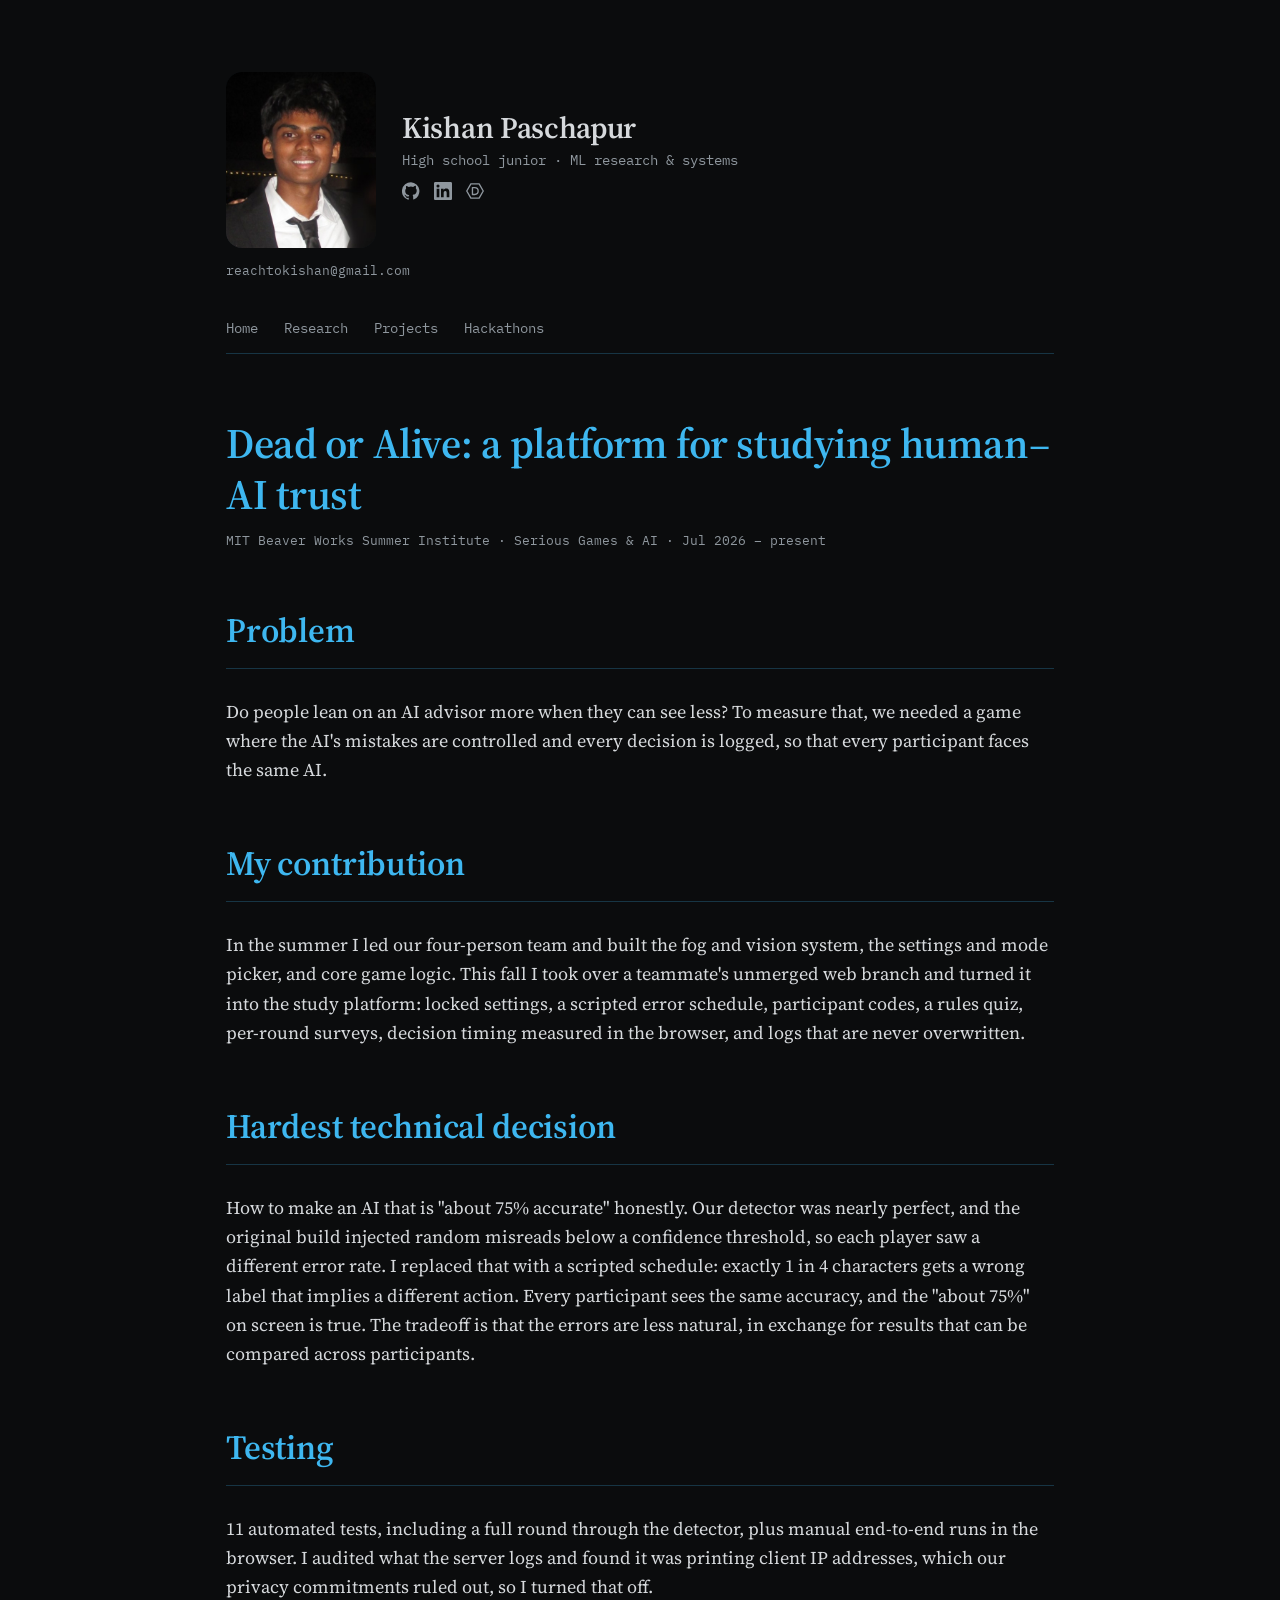
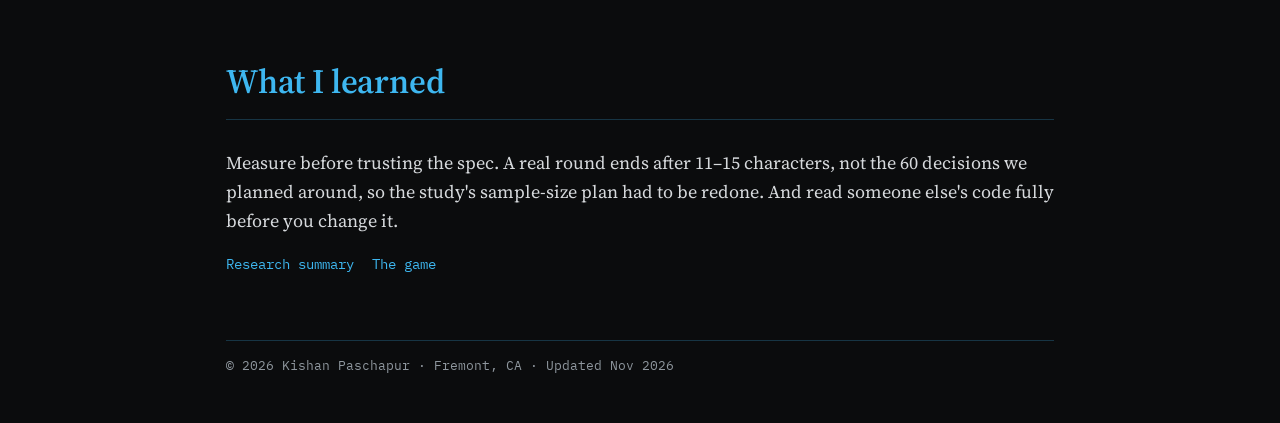
<file: writing/dead-or-alive/index.html>
<!doctype html>
<html lang="en">
<head>
  <meta charset="utf-8">
  <meta name="viewport" content="width=device-width, initial-scale=1">
  <title>Dead or Alive: a platform for studying human–AI trust · Kishan Paschapur</title>
  <meta name="description" content="How I built a study platform for measuring when people trust an AI advisor, at MIT Beaver Works Summer Institute.">
  <meta name="author" content="Kishan Paschapur">
  <link rel="canonical" href="https://kishan-no1.github.io/writing/dead-or-alive/">
  <meta property="og:type" content="website">
  <meta property="og:title" content="Dead or Alive: a platform for studying human–AI trust · Kishan Paschapur">
  <meta property="og:description" content="How I built a study platform for measuring when people trust an AI advisor, at MIT Beaver Works Summer Institute.">
  <meta property="og:url" content="https://kishan-no1.github.io/writing/dead-or-alive/">
  <meta property="og:image" content="https://kishan-no1.github.io/assets/img/kishan.jpg">
  <meta name="twitter:card" content="summary">
  <link rel="icon" href="/assets/favicon.svg?v=2" type="image/svg+xml">
  <link rel="preconnect" href="https://fonts.googleapis.com">
  <link rel="preconnect" href="https://fonts.gstatic.com" crossorigin>
  <link rel="stylesheet" href="https://fonts.googleapis.com/css2?family=IBM+Plex+Mono:wght@400;500&family=Source+Serif+4:ital,opsz,wght@0,8..60,400;0,8..60,600;1,8..60,400&display=swap">
  <link rel="stylesheet" href="/assets/style.css?v=11">
</head>
<body>
  <div class="wrap">
    <header class="site-header">
      <div class="avatar"><img src="/assets/img/kishan.jpg?v=5" width="420" height="492" alt="Kishan Paschapur"></div>
      <div>
        <p class="site-name"><a href="/">Kishan Paschapur</a></p>
        <p class="tagline">High school junior · ML research &amp; systems</p>
        <ul class="social">
          <li><a href="https://github.com/Kishan-No1" aria-label="GitHub"><svg viewBox="0 0 24 24" aria-hidden="true" fill="currentColor"><path d="M12 .3a12 12 0 0 0-3.8 23.4c.6.1.8-.3.8-.6v-2c-3.3.7-4-1.6-4-1.6-.6-1.4-1.4-1.8-1.4-1.8-1-.7.1-.7.1-.7 1.2.1 1.8 1.2 1.8 1.2 1 1.8 2.8 1.3 3.5 1 .1-.8.4-1.3.8-1.6-2.7-.3-5.5-1.3-5.5-5.9 0-1.3.5-2.4 1.2-3.2-.1-.3-.5-1.5.1-3.2 0 0 1-.3 3.3 1.2a11.5 11.5 0 0 1 6 0C17.3 4.7 18.3 5 18.3 5c.6 1.7.2 2.9.1 3.2.8.8 1.2 1.9 1.2 3.2 0 4.6-2.8 5.6-5.5 5.9.4.4.8 1.1.8 2.2v3.3c0 .3.2.7.8.6A12 12 0 0 0 12 .3"/></svg></a></li>
          <li><a href="https://www.linkedin.com/in/kishan-paschapur-aa259b3a6/" aria-label="LinkedIn"><svg viewBox="0 0 24 24" aria-hidden="true" fill="currentColor"><path d="M20.45 20.45h-3.56v-5.57c0-1.33-.02-3.04-1.85-3.04-1.85 0-2.14 1.45-2.14 2.94v5.67H9.35V9h3.41v1.56h.05c.48-.9 1.64-1.85 3.37-1.85 3.6 0 4.27 2.37 4.27 5.46v6.28zM5.34 7.43a2.06 2.06 0 1 1 0-4.13 2.06 2.06 0 0 1 0 4.13zM7.12 20.45H3.56V9h3.56v11.45zM22.22 0H1.77C.79 0 0 .77 0 1.73v20.54C0 23.23.79 24 1.77 24h20.45c.98 0 1.78-.77 1.78-1.73V1.73C24 .77 23.2 0 22.22 0z"/></svg></a></li>
          <li><a href="https://devpost.com/reachtokishan" aria-label="Devpost"><svg viewBox="0 0 24 24" aria-hidden="true" fill="none" stroke="currentColor" stroke-width="1.8" stroke-linejoin="round"><path d="M6.5 2.5h11L23 12l-5.5 9.5h-11L1 12z"/><path d="M8.6 7.4h3a4.6 4.6 0 0 1 0 9.2h-3z"/></svg></a></li>
        </ul>
      </div>
      <p class="email"><a href="mailto:reachtokishan@gmail.com">reachtokishan@gmail.com</a></p>
    </header>

    <nav class="site-nav" aria-label="Main">
      <a href="/">Home</a>
      <a href="/research/">Research</a>
      <a href="/projects/">Projects</a>
      <a href="/hackathons/">Hackathons</a>
    </nav>

    <main>
<article class="prose">
        <h1 class="page-title">Dead or Alive: a platform for studying human–AI trust</h1>
        <p class="meta">MIT Beaver Works Summer Institute · Serious Games &amp; AI · Jul 2026 – present</p>

        <h2>Problem</h2>
        <p>Do people lean on an AI advisor more when they can see less? To measure that, we needed a game where the AI's mistakes are controlled and every decision is logged, so that every participant faces the same AI.</p>

        <h2>My contribution</h2>
        <p>In the summer I led our four-person team and built the fog and vision system, the settings and mode picker, and core game logic. This fall I took over a teammate's unmerged web branch and turned it into the study platform: locked settings, a scripted error schedule, participant codes, a rules quiz, per-round surveys, decision timing measured in the browser, and logs that are never overwritten.</p>

        <h2>Hardest technical decision</h2>
        <p>How to make an AI that is "about 75% accurate" honestly. Our detector was nearly perfect, and the original build injected random misreads below a confidence threshold, so each player saw a different error rate. I replaced that with a scripted schedule: exactly 1 in 4 characters gets a wrong label that implies a different action. Every participant sees the same accuracy, and the "about 75%" on screen is true. The tradeoff is that the errors are less natural, in exchange for results that can be compared across participants.</p>

        <h2>Testing</h2>
        <p>11 automated tests, including a full round through the detector, plus manual end-to-end runs in the browser. I audited what the server logs and found it was printing client IP addresses, which our privacy commitments ruled out, so I turned that off.</p>

        <h2>What I learned</h2>
        <p>Measure before trusting the spec. A real round ends after 11–15 characters, not the 60 decisions we planned around, so the study's sample-size plan had to be redone. And read someone else's code fully before you change it.</p>

        <ul class="links">
          <li><a href="/research/#trust">Research summary</a></li>
          <li><a href="/projects/#dead-or-alive">The game</a></li>
        </ul>
      </article>
    </main>

    <footer class="site-footer">
      © 2026 Kishan Paschapur · Fremont, CA · Updated Nov 2026
    </footer>
  </div>
</body>
</html>
</file>
<file: assets/style.css>
/* Kishan Paschapur: shared styles */

:root {
  --bg: #0b0c0d;
  --text: #d6d9dc;
  --muted: #8f979e;
  --rule: rgba(62, 183, 240, 0.24);
  --heading: #3eb7f0;
  --accent: #3eb7f0;
  --accent-soft: rgba(62, 183, 240, 0.12);
  --callout: #0f171d;

  --serif: "Source Serif 4", Georgia, "Times New Roman", serif;
  --mono: "IBM Plex Mono", ui-monospace, "SF Mono", Menlo, monospace;

  color-scheme: dark;
}

*,
*::before,
*::after { box-sizing: border-box; }

html { -webkit-text-size-adjust: 100%; }

body {
  margin: 0;
  background: var(--bg);
  color: var(--text);
  font-family: var(--serif);
  font-size: 18px;
  line-height: 1.62;
  font-optical-sizing: auto;
}

.wrap {
  max-width: 860px;
  margin: 0 auto;
  padding: 72px 16px 48px;
}

a {
  color: var(--accent);
  text-decoration: none;
  text-underline-offset: 3px;
}
a:hover { text-decoration: underline; }
a:focus-visible {
  outline: 2px solid var(--accent);
  outline-offset: 2px;
  border-radius: 2px;
}

p { margin: 0 0 1em; }

/* ---------- header ---------- */

.site-header {
  display: grid;
  grid-template-columns: auto 1fr;
  align-items: center;
  gap: 12px 26px;
}

.email {
  grid-column: 1 / -1;
  margin: 0;
  font-family: var(--mono);
  font-size: 13px;
}
.email a { color: var(--muted); }
.email a:hover { color: var(--accent); }

.avatar {
  flex: none;
  width: 150px;
  aspect-ratio: 420 / 492;
  border-radius: 16px;
  background: var(--callout);
  overflow: hidden;
}
.avatar img { display: block; width: 100%; height: 100%; object-fit: cover; object-position: bottom; }

.site-name {
  margin: 0;
  font-size: 30px;
  font-weight: 600;
  line-height: 1.15;
  letter-spacing: -0.01em;
}
.site-name a { color: var(--text); }
.site-name a:hover { text-decoration: none; }

.tagline {
  margin: 4px 0 8px;
  font-family: var(--mono);
  font-size: 13.5px;
  color: var(--muted);
}

.social {
  display: flex;
  gap: 14px;
  margin: 0;
  padding: 0;
  list-style: none;
}
.social a {
  display: inline-flex;
  color: var(--muted);
}
.social a:hover { color: var(--accent); }
.social svg { width: 18px; height: 18px; }

/* ---------- nav ---------- */

.site-nav {
  display: flex;
  flex-wrap: wrap;
  gap: 6px 26px;
  margin: 36px 0 0;
  padding-bottom: 14px;
  border-bottom: 1px solid var(--rule);
  font-family: var(--mono);
  font-size: 14px;
}
.site-nav a { color: var(--muted); }
.site-nav a:hover { color: var(--text); text-decoration: none; }
.site-nav a[aria-current="page"] {
  color: var(--heading);
  text-decoration: underline;
  text-decoration-thickness: 1px;
  text-underline-offset: 6px;
}

/* ---------- sections ---------- */

main { padding-top: 8px; }

section { margin-top: 64px; }

h2 {
  margin: 0 0 28px;
  padding-bottom: 10px;
  border-bottom: 1px solid var(--rule);
  color: var(--heading);
  font-size: 34px;
  font-weight: 600;
  letter-spacing: -0.005em;
}

.page-title {
  margin: 56px 0 12px;
  color: var(--heading);
  font-size: 42px;
  font-weight: 600;
  line-height: 1.2;
  letter-spacing: -0.01em;
}
.page-intro { color: var(--muted); margin-bottom: 8px; }

/* ---------- entries ---------- */

.entry { margin: 0 0 44px; }
.entry:last-child { margin-bottom: 0; }

.entry h3 {
  margin: 0;
  font-size: 21px;
  font-weight: 600;
  line-height: 1.35;
}
.entry h3 a {
  color: var(--accent);
  text-decoration: underline;
  text-decoration-color: rgba(62, 183, 240, 0.45);
  text-decoration-thickness: 1px;
  text-underline-offset: 4px;
}
.entry h3 a:hover { text-decoration-color: var(--accent); }

.meta {
  margin: 6px 0 14px;
  font-family: var(--mono);
  font-size: 13px;
  line-height: 1.5;
  color: var(--muted);
}

.entry p { margin: 0 0 12px; }

.label { font-weight: 600; color: var(--heading); }

.callout {
  margin: 12px 0;
  padding: 10px 14px;
  border-left: 2px solid var(--accent);
  background: var(--callout);
  font-family: var(--mono);
  font-size: 14px;
}

.tags {
  display: flex;
  flex-wrap: wrap;
  gap: 6px 14px;
  margin: 10px 0 6px;
  padding: 0;
  list-style: none;
  font-family: var(--mono);
  font-size: 12.5px;
  color: var(--muted);
}

.links {
  display: flex;
  flex-wrap: wrap;
  gap: 4px 18px;
  margin: 6px 0 0;
  padding: 0;
  list-style: none;
  font-family: var(--mono);
  font-size: 13.5px;
}
.links .soon { color: var(--muted); }

.badge {
  display: inline-block;
  padding: 0 8px;
  border: 1px solid var(--accent);
  border-radius: 999px;
  background: var(--accent-soft);
  color: var(--accent);
  font-family: var(--mono);
  font-size: 12px;
  line-height: 1.6;
  white-space: nowrap;
  vertical-align: 2px;
}

/* ---------- entries with a thumbnail ---------- */

.with-thumb {
  display: grid;
  grid-template-columns: 120px 1fr;
  gap: 22px;
  align-items: start;
}
.thumb {
  display: block;
  margin-top: 4px;
  border: 1px solid var(--rule);
  border-radius: 3px;
  overflow: hidden;
  background: #fff;
  transition: border-color 0.15s ease;
}
.thumb:hover { border-color: var(--heading); }
.thumb img {
  display: block;
  width: 100%;
  height: auto;
}

/* ---------- lists ---------- */

.bullets {
  margin: 4px 0 12px;
  padding-left: 22px;
}
.bullets li {
  margin: 0 0 8px;
  padding-left: 4px;
}
.bullets li::marker { color: var(--heading); }

.plain {
  margin: 0;
  padding: 0;
  list-style: none;
}
.plain li { margin: 0 0 16px; }

.news li {
  display: grid;
  grid-template-columns: 132px 1fr;
  gap: 16px;
}
.date {
  font-family: var(--mono);
  font-size: 16px;
  font-weight: 600;
  color: var(--muted);
  padding-top: 2px;
  white-space: nowrap;
}

.honors li .date { padding-left: 6px; }

.tools li {
  display: grid;
  grid-template-columns: 136px 1fr;
  gap: 14px;
}
.tools .date { padding-top: 2px; }
.tools span:last-child { font-family: var(--mono); font-size: 14px; }

/* ---------- hackathon table ---------- */

.record {
  width: 100%;
  border-collapse: collapse;
  font-size: 16px;
}
.record th,
.record td {
  padding: 10px 10px 10px 0;
  border-bottom: 1px solid var(--rule);
  text-align: left;
  vertical-align: top;
}
.record th {
  font-family: var(--mono);
  font-size: 12.5px;
  font-weight: 400;
  color: var(--muted);
}
.record td:first-child {
  font-family: var(--mono);
  font-size: 13px;
  color: var(--muted);
  white-space: nowrap;
}
.record .result { color: var(--muted); }

.figure { margin: 16px 0 6px; }
.figure img {
  display: block;
  width: 100%;
  height: auto;
  border: 1px solid var(--rule);
  border-radius: 4px;
}
.figure figcaption {
  margin-top: 6px;
  font-family: var(--mono);
  font-size: 12.5px;
  color: var(--muted);
}

/* ---------- hackathon cards ---------- */

.hack-grid {
  display: grid;
  grid-template-columns: repeat(3, 1fr);
  gap: 32px;
  margin-top: 36px;
  /* break out of the text column: use most of the window width */
  width: min(1400px, calc(100vw - 64px));
  position: relative;
  left: 50%;
  transform: translateX(-50%);
}
.hack-card { text-align: center; }
.hack-shot {
  display: block;
  border: 1px solid var(--rule);
  border-radius: 6px;
  overflow: hidden;
  background: #000;
  aspect-ratio: 16 / 10;
}
.hack-shot:hover { border-color: var(--heading); }
.hack-shot img { display: block; width: 100%; height: 100%; object-fit: cover; }
.hack-card h3 {
  margin: 16px 0 4px;
  font-size: 22px;
  font-weight: 600;
}
.hack-card h3 a {
  color: var(--accent);
  text-decoration: underline;
  text-decoration-color: rgba(62, 183, 240, 0.45);
  text-decoration-thickness: 1px;
  text-underline-offset: 4px;
}
.hack-date {
  margin: 0 0 10px;
  font-family: var(--mono);
  font-size: 16px;
  font-weight: 600;
  color: var(--muted);
}
.hack-summary { margin: 0 0 10px; font-size: 16.5px; }
.hack-card .links { justify-content: center; }

/* ---------- long-form write-up ---------- */

.prose h2 { margin-top: 52px; }
.prose p { margin-bottom: 1.05em; }

/* ---------- footer ---------- */

.site-footer {
  margin-top: 64px;
  padding-top: 14px;
  border-top: 1px solid var(--rule);
  font-family: var(--mono);
  font-size: 12.5px;
  color: var(--muted);
}

/* ---------- phones ---------- */

@media (max-width: 560px) {
  body { font-size: 17px; }
  .wrap { padding-top: 40px; }
  .site-header {
    grid-template-columns: 1fr;
    justify-items: start;
    gap: 14px;
  }
  .avatar { width: 128px; border-radius: 14px; }
  .site-name { font-size: 27px; }
  .site-nav { gap: 6px 20px; margin-top: 28px; }
  .news li,
  .tools li {
    grid-template-columns: 1fr;
    gap: 0;
  }
  .with-thumb {
    grid-template-columns: 1fr;
    gap: 14px;
  }
  .thumb { width: 120px; }
  .hack-grid { grid-template-columns: 1fr; gap: 40px; width: calc(100vw - 32px); }
  .record thead { display: none; }
  .record,
  .record tbody,
  .record tr,
  .record td { display: block; width: 100%; }
  .record tr {
    padding: 10px 0;
    border-bottom: 1px solid var(--rule);
  }
  .record td { padding: 2px 0; border: 0; }
  .record td:nth-child(2),
  .record td:nth-child(3) { display: inline; width: auto; }
  .record td:nth-child(3)::before { content: " · "; color: var(--muted); }
  .record td.result { display: none; }
}
</file>
